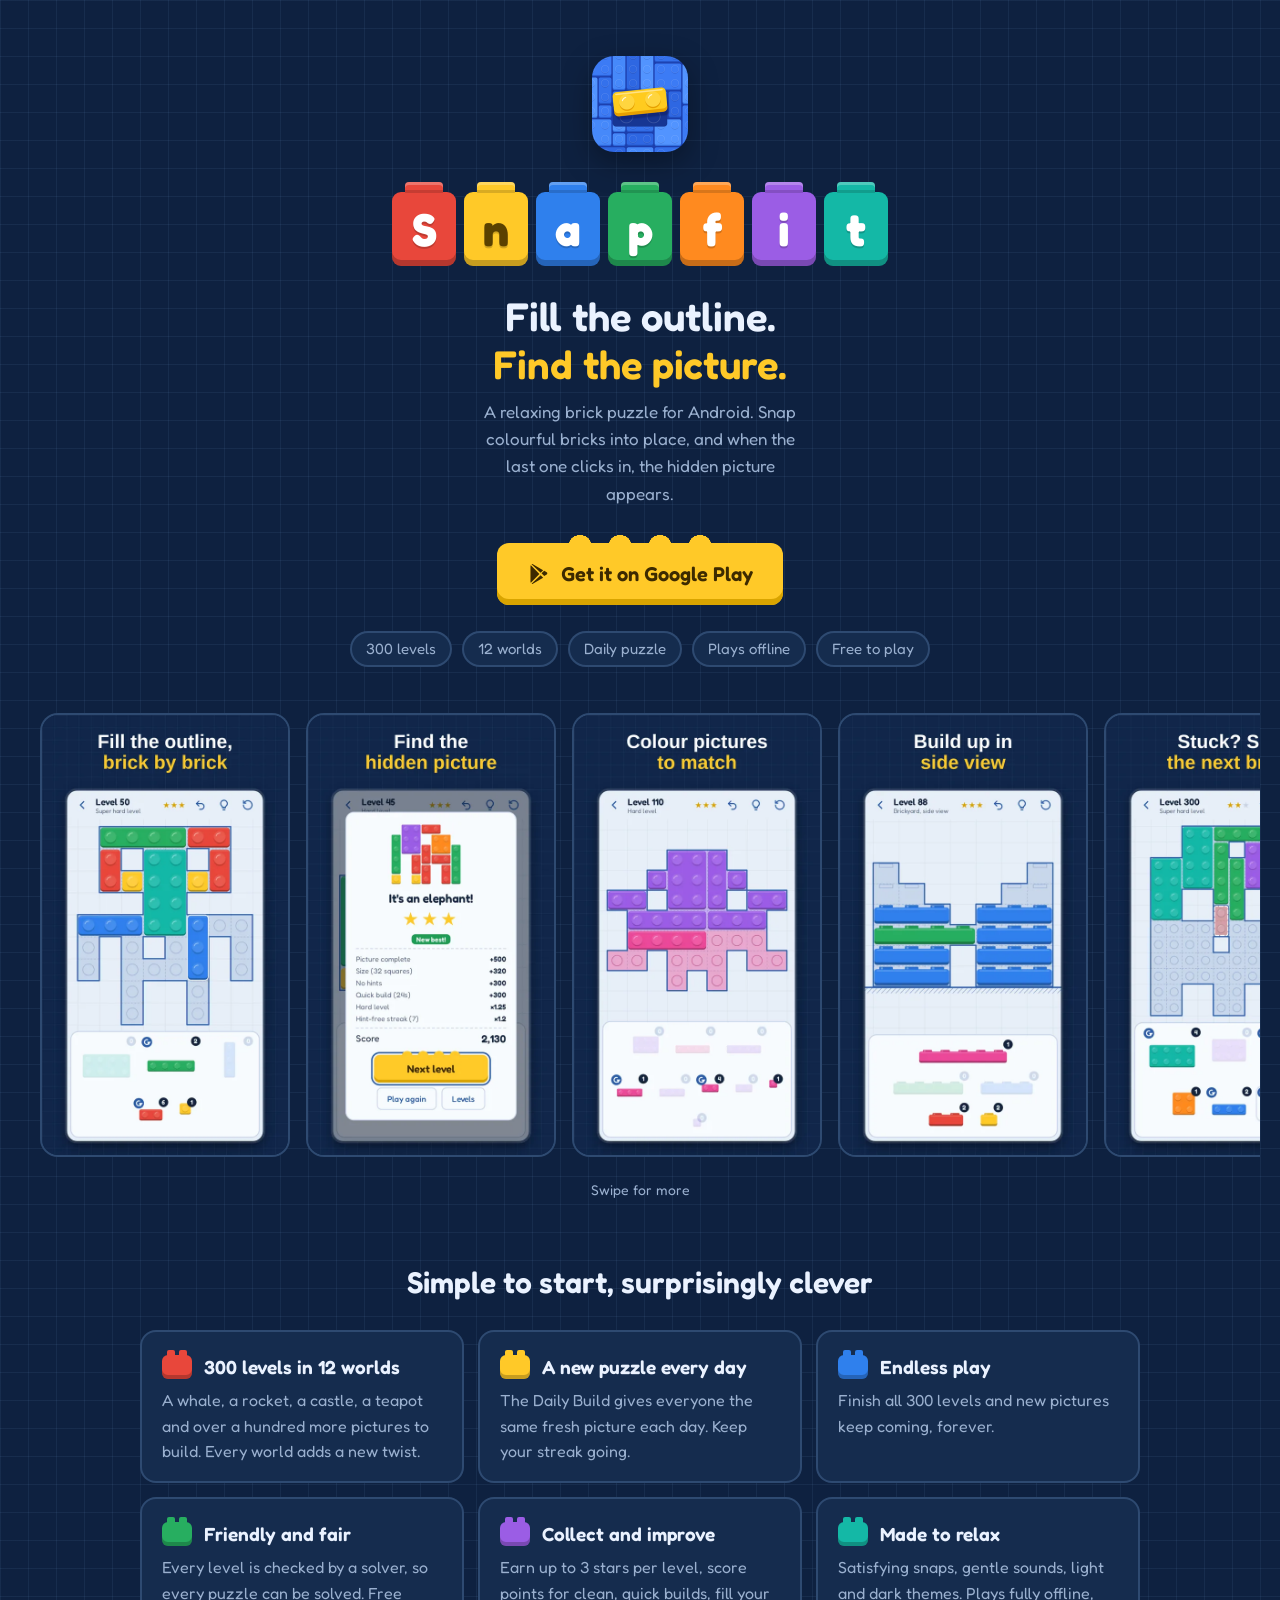
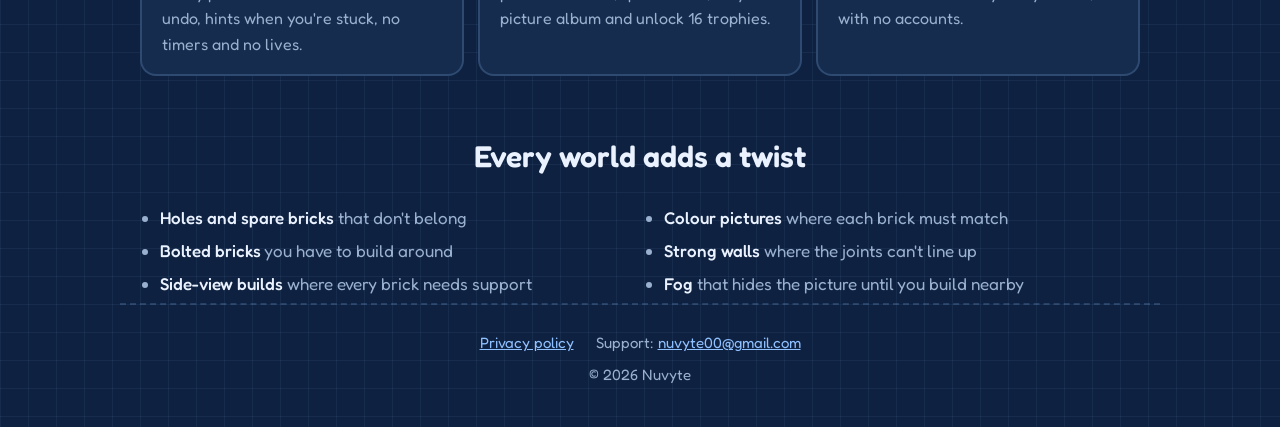
<file: index.html>
<!doctype html>
<html lang="en">
<head>
<meta charset="utf-8">
<meta name="viewport" content="width=device-width, initial-scale=1">
<title>Snapfit: Brick Puzzle</title>
<meta name="description" content="Snap colourful bricks into place, fill every outline, and reveal the hidden picture. 300 levels, a new puzzle every day, free to play. For Android.">
<meta name="theme-color" content="#0E2140">
<meta property="og:title" content="Snapfit: Brick Puzzle">
<meta property="og:description" content="Fill the outline. Find the picture. 300 levels and a new puzzle every day.">
<meta property="og:image" content="https://nuvyte.github.io/snapfit/img/og-1024x500.png">
<meta property="og:url" content="https://nuvyte.github.io/snapfit/">
<meta name="twitter:card" content="summary_large_image">
<link rel="icon" type="image/png" sizes="32x32" href="img/favicon-32.png">
<link rel="apple-touch-icon" href="img/apple-touch-icon.png">
<link rel="preconnect" href="https://fonts.googleapis.com">
<link rel="preconnect" href="https://fonts.gstatic.com" crossorigin>
<link href="https://fonts.googleapis.com/css2?family=Fredoka:wght@400;500;600;700&display=swap" rel="stylesheet">
<link rel="stylesheet" href="style.css">
</head>
<body>
<header class="hero wrap">
  <img class="app-icon" src="img/icon-192.png" alt="" width="96" height="96">
  <h1 class="logo" aria-label="Snapfit"><span>S</span><span>n</span><span>a</span><span>p</span><span>f</span><span>i</span><span>t</span></h1>
  <p class="tagline">Fill the outline.<br><em>Find the picture.</em></p>
  <p class="sub">A relaxing brick puzzle for Android. Snap colourful bricks into place, and when the last one clicks in, the hidden picture appears.</p>
  <a class="cta" href="https://play.google.com/store/apps/details?id=com.nuvyte.snapfit">
    <svg viewBox="0 0 24 24" aria-hidden="true"><path fill="currentColor" d="M4.2 2.4c-.3.3-.4.8-.4 1.3v16.6c0 .5.1 1 .4 1.3l9.3-9.6zM14.9 13.4l2.7 2.8-11.2 6.4c-.5.3-1 .3-1.4.1zM18.8 8.5l2.7 1.6c.9.5.9 1.9 0 2.4l-2.7 1.6-3-3zM5 1.3c.4-.2.9-.2 1.4.1l11.2 6.4-2.7 2.8z"/></svg>
    Get it on Google Play
  </a>
  <ul class="facts">
    <li>300 levels</li><li>12 worlds</li><li>Daily puzzle</li><li>Plays offline</li><li>Free to play</li>
  </ul>
</header>

<main>
  <div class="shots" tabindex="0" aria-label="Screenshots">
    <img src="img/shot-1-drag.webp" alt="Dragging bricks onto a level's outline" width="540" height="960" loading="lazy">
    <img src="img/shot-2-reveal.webp" alt="A finished level revealing the hidden picture" width="540" height="960" loading="lazy">
    <img src="img/shot-3-colour.webp" alt="A colour level where each brick must match its colour" width="540" height="960" loading="lazy">
    <img src="img/shot-4-side.webp" alt="A side-view build where bricks need support" width="540" height="960" loading="lazy">
    <img src="img/shot-5-hint.webp" alt="A hint showing the next brick in place" width="540" height="960" loading="lazy">
    <img src="img/shot-6-worlds.webp" alt="The list of 12 worlds" width="540" height="960" loading="lazy">
    <img src="img/shot-7-home.webp" alt="The home screen with the daily build" width="540" height="960" loading="lazy">
    <img src="img/shot-8-album.webp" alt="The picture album" width="540" height="960" loading="lazy">
  </div>
  <p class="hint">Swipe for more</p>

  <section class="wrap">
    <h2>Simple to start, surprisingly clever</h2>
    <div class="grid">
      <div class="card"><h3><span class="chip" style="--c:#E8473B"></span>300 levels in 12 worlds</h3>
        <p>A whale, a rocket, a castle, a teapot and over a hundred more pictures to build. Every world adds a new twist.</p></div>
      <div class="card"><h3><span class="chip" style="--c:#FFC928"></span>A new puzzle every day</h3>
        <p>The Daily Build gives everyone the same fresh picture each day. Keep your streak going.</p></div>
      <div class="card"><h3><span class="chip" style="--c:#2F80ED"></span>Endless play</h3>
        <p>Finish all 300 levels and new pictures keep coming, forever.</p></div>
      <div class="card"><h3><span class="chip" style="--c:#27AE60"></span>Friendly and fair</h3>
        <p>Every level is checked by a solver, so every puzzle can be solved. Free undo, hints when you're stuck, no timers and no lives.</p></div>
      <div class="card"><h3><span class="chip" style="--c:#9B5DE5"></span>Collect and improve</h3>
        <p>Earn up to 3 stars per level, score points for clean, quick builds, fill your picture album and unlock 16 trophies.</p></div>
      <div class="card"><h3><span class="chip" style="--c:#14B8A6"></span>Made to relax</h3>
        <p>Satisfying snaps, gentle sounds, light and dark themes. Plays fully offline, with no accounts.</p></div>
    </div>

    <h2>Every world adds a twist</h2>
    <ul class="twists">
      <li><b>Holes and spare bricks</b> that don't belong</li>
      <li><b>Bolted bricks</b> you have to build around</li>
      <li><b>Side-view builds</b> where every brick needs support</li>
      <li><b>Colour pictures</b> where each brick must match</li>
      <li><b>Strong walls</b> where the joints can't line up</li>
      <li><b>Fog</b> that hides the picture until you build nearby</li>
    </ul>
  </section>
</main>

<footer class="wrap">
  <nav><a href="privacy-policy.html">Privacy policy</a><span>Support: <a href="mailto:nuvyte00@gmail.com">nuvyte00@gmail.com</a></span></nav>
  © 2026 Nuvyte
</footer>
</body>
</html>
</file>
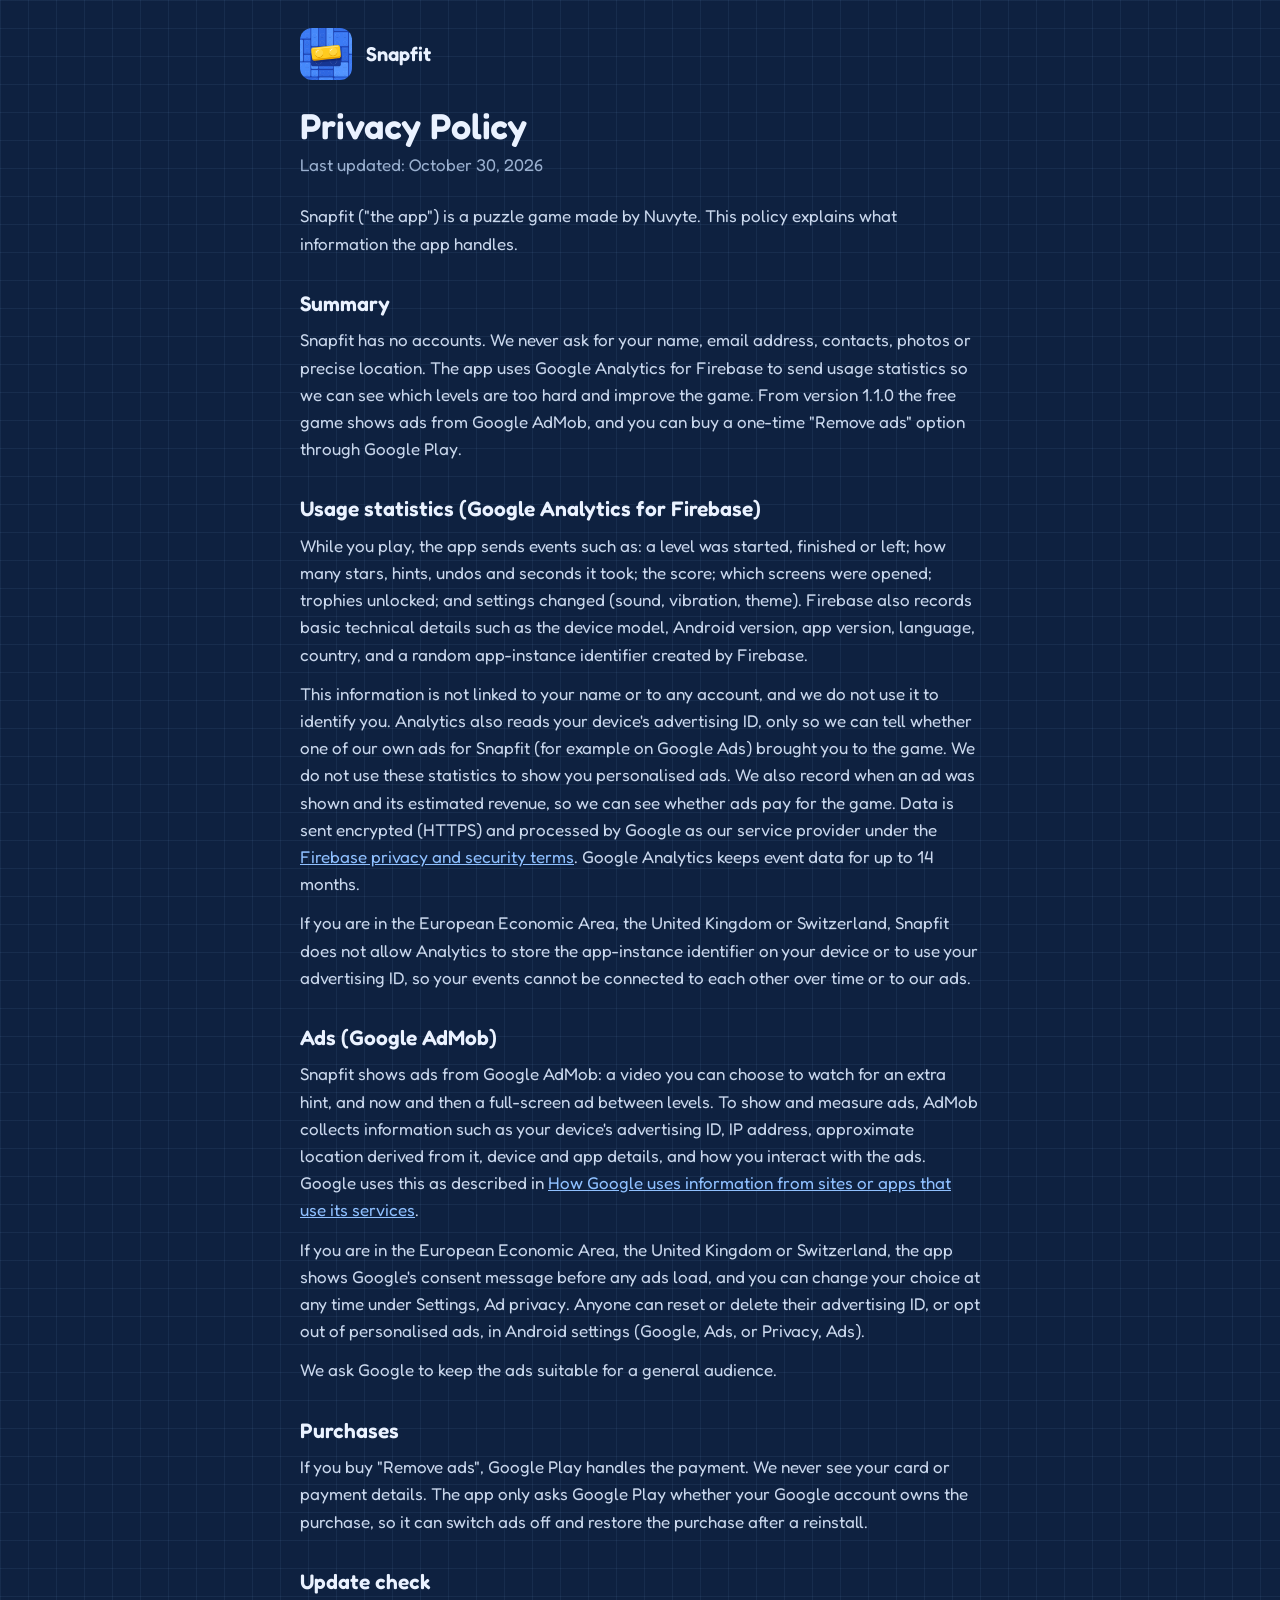
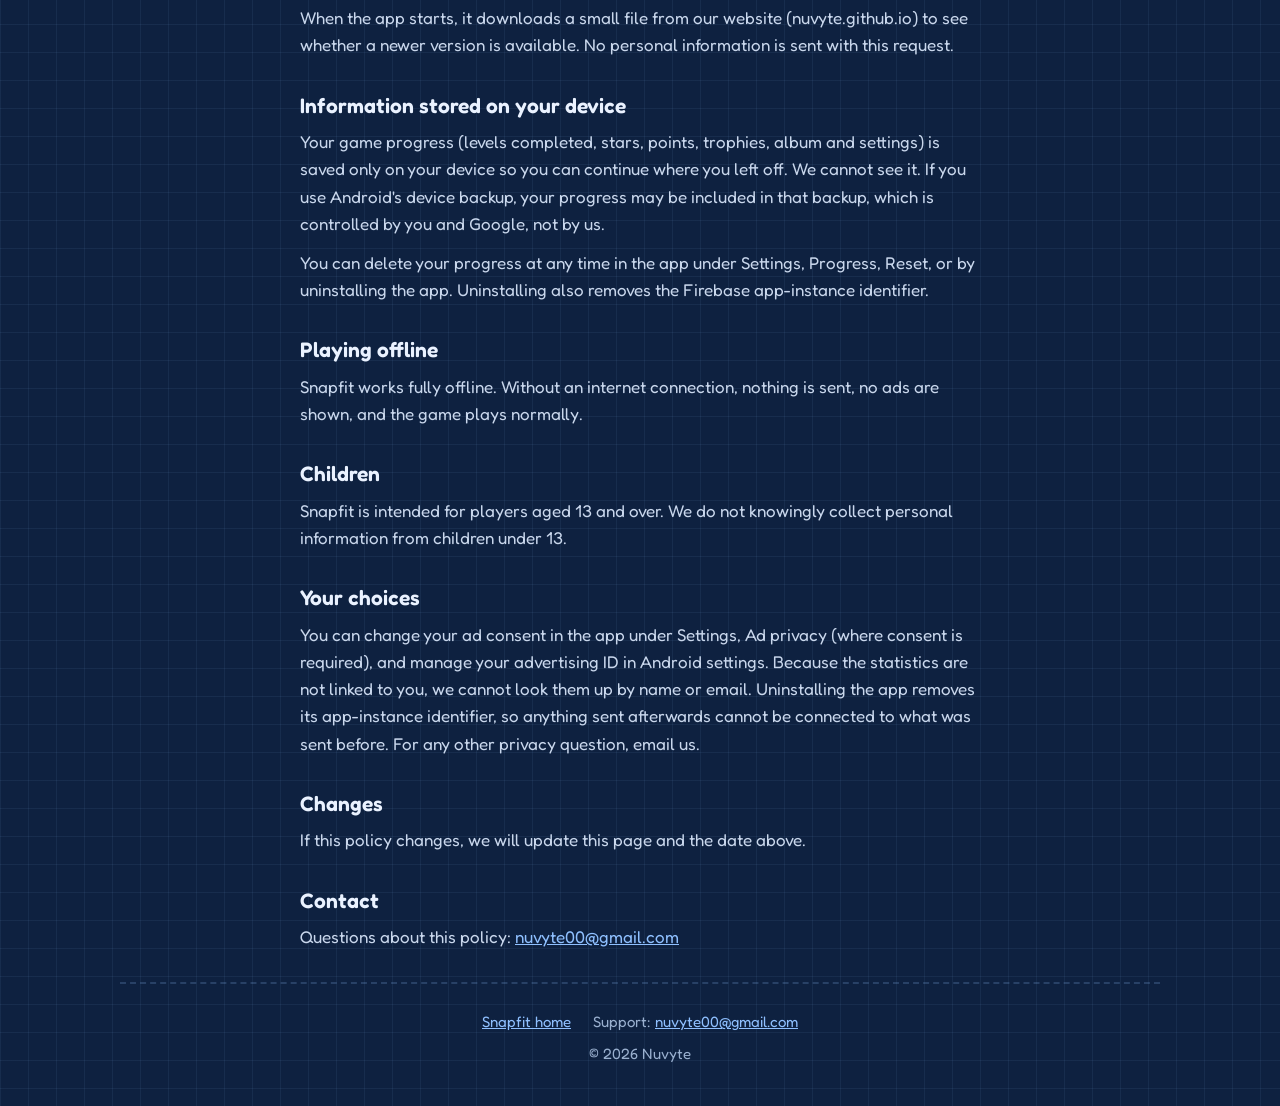
<file: privacy-policy.html>
<!doctype html>
<html lang="en"><head><meta charset="utf-8"><meta name="viewport" content="width=device-width, initial-scale=1">
<title>Snapfit Privacy Policy</title>
<meta name="theme-color" content="#0E2140">
<link rel="icon" type="image/png" sizes="32x32" href="img/favicon-32.png">
<link rel="preconnect" href="https://fonts.googleapis.com">
<link rel="preconnect" href="https://fonts.gstatic.com" crossorigin>
<link href="https://fonts.googleapis.com/css2?family=Fredoka:wght@400;500;600;700&display=swap" rel="stylesheet">
<link rel="stylesheet" href="style.css"></head>
<body>
<main class="doc wrap">
<header><a href="./"><img src="img/icon-192.png" alt=""></a><a href="./">Snapfit</a></header>
<h1>Privacy Policy</h1>
<p class="date">Last updated: October 30, 2026</p>
<p>Snapfit ("the app") is a puzzle game made by Nuvyte. This policy explains what information the app handles.</p>
<h2>Summary</h2>
<p>Snapfit has no accounts. We never ask for your name, email address, contacts, photos or precise location. The app uses Google Analytics for Firebase to send usage statistics so we can see which levels are too hard and improve the game. From version 1.1.0 the free game shows ads from Google AdMob, and you can buy a one-time "Remove ads" option through Google Play.</p>
<h2>Usage statistics (Google Analytics for Firebase)</h2>
<p>While you play, the app sends events such as: a level was started, finished or left; how many stars, hints, undos and seconds it took; the score; which screens were opened; trophies unlocked; and settings changed (sound, vibration, theme). Firebase also records basic technical details such as the device model, Android version, app version, language, country, and a random app-instance identifier created by Firebase.</p>
<p>This information is not linked to your name or to any account, and we do not use it to identify you. Analytics also reads your device's advertising ID, only so we can tell whether one of our own ads for Snapfit (for example on Google Ads) brought you to the game. We do not use these statistics to show you personalised ads. We also record when an ad was shown and its estimated revenue, so we can see whether ads pay for the game. Data is sent encrypted (HTTPS) and processed by Google as our service provider under the <a href="https://firebase.google.com/support/privacy">Firebase privacy and security terms</a>. Google Analytics keeps event data for up to 14 months.</p>
<p>If you are in the European Economic Area, the United Kingdom or Switzerland, Snapfit does not allow Analytics to store the app-instance identifier on your device or to use your advertising ID, so your events cannot be connected to each other over time or to our ads.</p>
<h2>Ads (Google AdMob)</h2>
<p>Snapfit shows ads from Google AdMob: a video you can choose to watch for an extra hint, and now and then a full-screen ad between levels. To show and measure ads, AdMob collects information such as your device's advertising ID, IP address, approximate location derived from it, device and app details, and how you interact with the ads. Google uses this as described in <a href="https://policies.google.com/technologies/partner-sites">How Google uses information from sites or apps that use its services</a>.</p>
<p>If you are in the European Economic Area, the United Kingdom or Switzerland, the app shows Google's consent message before any ads load, and you can change your choice at any time under Settings, Ad privacy. Anyone can reset or delete their advertising ID, or opt out of personalised ads, in Android settings (Google, Ads, or Privacy, Ads).</p>
<p>We ask Google to keep the ads suitable for a general audience.</p>
<h2>Purchases</h2>
<p>If you buy "Remove ads", Google Play handles the payment. We never see your card or payment details. The app only asks Google Play whether your Google account owns the purchase, so it can switch ads off and restore the purchase after a reinstall.</p>
<h2>Update check</h2>
<p>When the app starts, it downloads a small file from our website (nuvyte.github.io) to see whether a newer version is available. No personal information is sent with this request.</p>
<h2>Information stored on your device</h2>
<p>Your game progress (levels completed, stars, points, trophies, album and settings) is saved only on your device so you can continue where you left off. We cannot see it. If you use Android's device backup, your progress may be included in that backup, which is controlled by you and Google, not by us.</p>
<p>You can delete your progress at any time in the app under Settings, Progress, Reset, or by uninstalling the app. Uninstalling also removes the Firebase app-instance identifier.</p>
<h2>Playing offline</h2>
<p>Snapfit works fully offline. Without an internet connection, nothing is sent, no ads are shown, and the game plays normally.</p>
<h2>Children</h2>
<p>Snapfit is intended for players aged 13 and over. We do not knowingly collect personal information from children under 13.</p>
<h2>Your choices</h2>
<p>You can change your ad consent in the app under Settings, Ad privacy (where consent is required), and manage your advertising ID in Android settings. Because the statistics are not linked to you, we cannot look them up by name or email. Uninstalling the app removes its app-instance identifier, so anything sent afterwards cannot be connected to what was sent before. For any other privacy question, email us.</p>
<h2>Changes</h2>
<p>If this policy changes, we will update this page and the date above.</p>
<h2>Contact</h2>
<p>Questions about this policy: <a href="mailto:nuvyte00@gmail.com">nuvyte00@gmail.com</a></p>
</main>
<footer class="wrap"><nav><a href="./">Snapfit home</a><span>Support: <a href="mailto:nuvyte00@gmail.com">nuvyte00@gmail.com</a></span></nav>© 2026 Nuvyte</footer>
</body></html>
</file>
<file: style.css>
:root{
  --navy:#0E2140;--navy-2:#152C4E;--edge:rgba(143,192,255,.2);--grid:rgba(143,192,255,.07);
  --text:#EAF2FF;--muted:#9AB0CF;--ink:#8FC0FF;--gold:#FFC928;--gold-edge:#D9A400;--gold-text:#3D2A00;
  color-scheme:dark;
}
*,*::before,*::after{box-sizing:border-box}
html{-webkit-text-size-adjust:100%}
body{margin:0;background:var(--navy);color:var(--text);font:17px/1.6 'Fredoka','Trebuchet MS','Avenir Next',system-ui,sans-serif;
  background-image:linear-gradient(var(--grid) 1px,transparent 1px),linear-gradient(90deg,var(--grid) 1px,transparent 1px);background-size:28px 28px}
a{color:var(--ink)}
.wrap{max-width:1040px;margin:0 auto;padding-inline:20px}
img{max-width:100%;display:block}

/* brick logo, same as the game's home screen */
.logo{display:flex;gap:clamp(4px,1.2vw,8px);justify-content:center;margin:0;padding-top:14px;font-size:inherit}
.logo span{--c:#E8473B;position:relative;width:clamp(38px,10vw,64px);height:clamp(44px,11.5vw,74px);background:var(--c);border-radius:9px;
  display:grid;place-items:center;color:#fff;font-weight:700;font-size:clamp(26px,7vw,46px);line-height:1;
  box-shadow:inset 0 -6px 0 rgba(0,0,0,.22);text-shadow:0 2px 0 rgba(0,0,0,.18)}
.logo span::before{content:"";position:absolute;top:-10px;left:20%;width:60%;height:11px;border-radius:4px 4px 0 0;background:var(--c);
  box-shadow:inset 0 -3px 0 rgba(0,0,0,.15),inset 0 3px 0 rgba(255,255,255,.25)}
.logo span:nth-child(2){--c:#FFC928;color:#5A4100}.logo span:nth-child(3){--c:#2F80ED}.logo span:nth-child(4){--c:#27AE60}
.logo span:nth-child(5){--c:#FF8A1F}.logo span:nth-child(6){--c:#9B5DE5}.logo span:nth-child(7){--c:#14B8A6}
@media (prefers-reduced-motion:no-preference){.logo span{animation:drop .5s cubic-bezier(.3,1.5,.6,1) both}
  .logo span:nth-child(2){animation-delay:.07s}.logo span:nth-child(3){animation-delay:.14s}.logo span:nth-child(4){animation-delay:.21s}
  .logo span:nth-child(5){animation-delay:.28s}.logo span:nth-child(6){animation-delay:.35s}.logo span:nth-child(7){animation-delay:.42s}
  @keyframes drop{from{transform:translateY(-80px);opacity:0}to{transform:none;opacity:1}}}

/* hero */
.hero{text-align:center;padding-block:56px 36px}
.app-icon{width:96px;height:96px;border-radius:22px;margin:0 auto 26px;box-shadow:0 10px 30px rgba(0,0,0,.35)}
.tagline{font-size:clamp(26px,5vw,40px);font-weight:600;line-height:1.2;margin:26px 0 10px}
.tagline em{font-style:normal;color:var(--gold)}
.sub{color:var(--muted);margin:0 auto 28px;max-width:34ch}
.cta{position:relative;display:inline-flex;align-items:center;gap:12px;background:var(--gold);color:var(--gold-text);text-decoration:none;
  font-weight:600;font-size:20px;padding:15px 30px;border-radius:12px;box-shadow:inset 0 -6px 0 var(--gold-edge);margin-top:8px}
.cta::before{content:"";position:absolute;top:-8px;left:22%;width:56%;height:9px;
  background:radial-gradient(ellipse 11px 9px at 50% 100%,var(--gold) 98%,transparent 100%) 0 0/25% 100% repeat-x}
.cta:active{transform:translateY(3px);box-shadow:inset 0 -3px 0 var(--gold-edge)}
.cta svg{width:22px;height:22px;flex:none}
.facts{display:flex;flex-wrap:wrap;justify-content:center;gap:8px 10px;list-style:none;padding:0;margin:26px 0 0}
.facts li{border:2px solid var(--edge);background:var(--navy-2);border-radius:999px;padding:4px 14px;font-size:15px;color:var(--muted)}

/* screenshots */
.shots{display:flex;gap:16px;overflow-x:auto;scroll-snap-type:x mandatory;padding:10px 20px 22px;margin:0 auto;max-width:1240px;
  scrollbar-width:thin;scrollbar-color:var(--edge) transparent}
.shots img{flex:none;width:clamp(200px,58vw,250px);aspect-ratio:9/16;height:auto;border-radius:18px;scroll-snap-align:center;
  border:2px solid var(--edge);background:var(--navy-2)}
.hint{text-align:center;color:var(--muted);font-size:14px;margin:0 0 8px}

/* features */
section h2{font-size:clamp(24px,4vw,30px);font-weight:600;text-align:center;margin:56px 0 24px}
.grid{display:grid;grid-template-columns:repeat(auto-fit,minmax(min(100%,290px),1fr));gap:14px}
.card{background:var(--navy-2);border:2px solid var(--edge);border-radius:16px;padding:20px 20px 16px}
.card h3{display:flex;align-items:center;gap:12px;margin:0 0 6px;font-size:19px;font-weight:600}
.card p{margin:0;color:var(--muted);font-size:16px}
.chip{--c:#2F80ED;width:30px;height:24px;border-radius:6px;background:var(--c);flex:none;position:relative;box-shadow:inset 0 -4px 0 rgba(0,0,0,.22)}
.chip::before,.chip::after{content:"";position:absolute;top:-5px;width:8px;height:6px;border-radius:2px 2px 0 0;background:var(--c)}
.chip::before{left:5px}.chip::after{right:5px}
.twists{columns:2 260px;column-gap:28px;margin:0;padding:0 0 0 20px;color:var(--muted)}
.twists li{margin-bottom:6px;break-inside:avoid}.twists b{color:var(--text);font-weight:500}

/* footer */
footer{margin-top:64px;border-top:2px dashed var(--edge);padding-block:26px 40px;text-align:center;color:var(--muted);font-size:15px}
footer nav{display:flex;flex-wrap:wrap;justify-content:center;gap:6px 22px;margin-bottom:8px}

/* privacy page */
.doc{max-width:720px;margin:0 auto;padding-block:28px 20px}
.doc header{display:flex;align-items:center;gap:14px;margin-bottom:24px}
.doc header img{width:52px;height:52px;border-radius:12px}
.doc header a{text-decoration:none;color:var(--text);font-weight:600;font-size:20px}
.doc h1{font-size:clamp(28px,5vw,36px);font-weight:600;line-height:1.2;margin:0 0 4px}
.doc h2{font-size:21px;font-weight:600;margin:30px 0 6px;text-align:left}
.doc p{color:#C9D7EC;margin:0 0 12px}
.doc .date{color:var(--muted);margin-bottom:24px}
</file>
